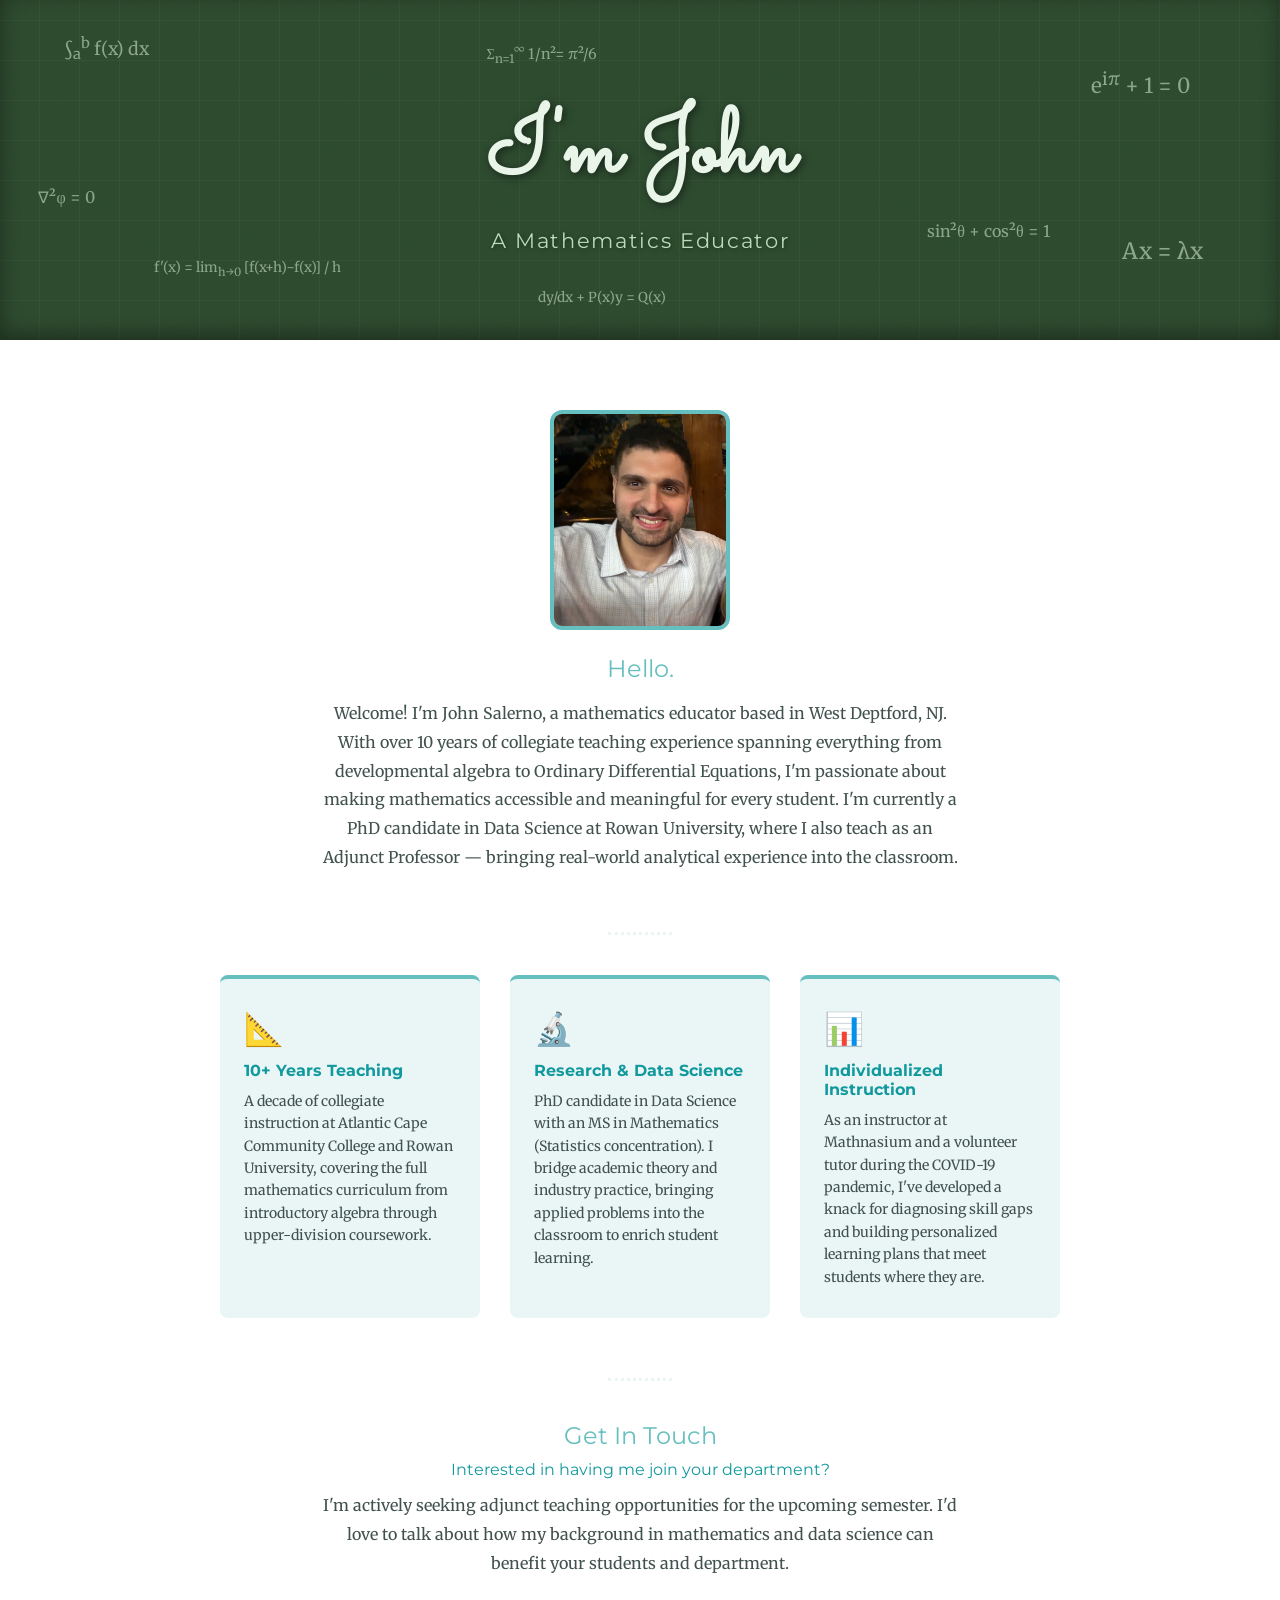
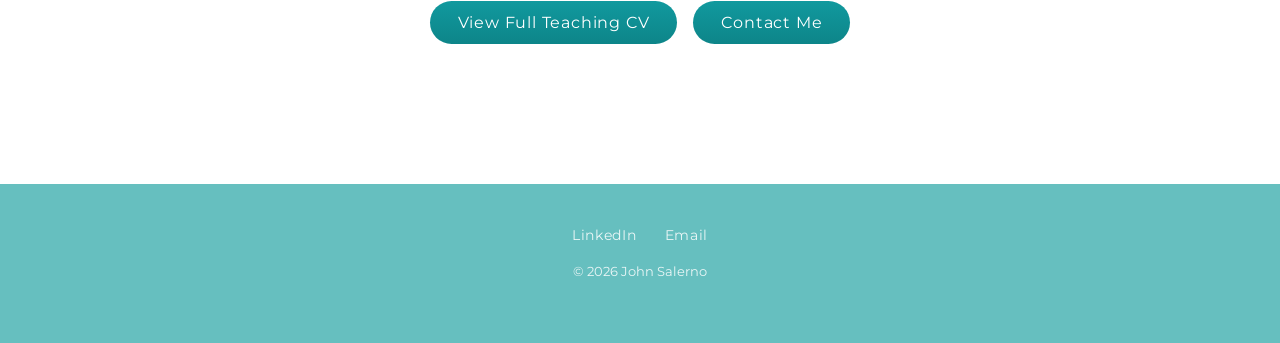
<file: index.html>
<!DOCTYPE html>
<html lang="en">
<head>
    <meta charset="utf-8">
    <meta http-equiv="X-UA-Compatible" content="IE=edge">
    <meta name="description" content="John Salerno — Mathematics Educator, Adjunct Professor, PhD Candidate">
    <meta name="viewport" content="width=device-width, initial-scale=1">
    <link rel="stylesheet" href="css/styles.css">
    <link rel="icon" href="images/favicon.ico">
    <link rel="preconnect" href="https://fonts.googleapis.com">
    <link rel="preconnect" href="https://fonts.gstatic.com" crossorigin>
    <link href="https://fonts.googleapis.com/css2?family=Merriweather&family=Montserrat:wght@400;700&family=Sacramento&display=swap" rel="stylesheet">
    <title>John Salerno — Mathematics Educator</title>
</head>
<body>

    <!-- HERO: CHALKBOARD -->
    <div class="top-container">
        <div class="chalk-equations" aria-hidden="true">
            <span class="eq eq1">∫<sub>a</sub><sup>b</sup> f(x) dx</span>
            <span class="eq eq2">e<sup>iπ</sup> + 1 = 0</span>
            <span class="eq eq3">∇²φ = 0</span>
            <span class="eq eq4">f'(x) = lim<sub>h→0</sub> [f(x+h)−f(x)] / h</span>
            <span class="eq eq5">Σ<sub>n=1</sub><sup>∞</sup> 1/n²= π²/6</span>
            <span class="eq eq6">Ax = λx</span>
            <span class="eq eq7">sin²θ + cos²θ = 1</span>
            <span class="eq eq8">dy/dx + P(x)y = Q(x)</span>
        </div>
        <div class="hero-text">
            <h1>I'm John</h1>
            <h2>A Mathematics Educator</h2>
        </div>
    </div>

    <!-- MAIN CONTENT -->
    <div class="middle-container">

        <!-- PROFILE -->
        <div class="profile">
            <img src="images/Image (11).jpeg" alt="John Salerno">
            <h2>Hello.</h2>
            <p>
                Welcome! I'm John Salerno, a mathematics educator based in West Deptford, NJ.
                With over 10 years of collegiate teaching experience spanning everything from
                developmental algebra to Ordinary Differential Equations, I'm passionate about
                making mathematics accessible and meaningful for every student.
                I'm currently a PhD candidate in Data Science at Rowan University, where I also
                teach as an Adjunct Professor — bringing real-world analytical experience into
                the classroom.
            </p>
        </div>

        <hr>

        <!-- HIGHLIGHT CARDS -->
        <div class="highlights">

            <div class="highlight-card">
                <div class="icon">&#x1F4D0;</div>
                <h3>10+ Years Teaching</h3>
                <p>
                    A decade of collegiate instruction at Atlantic Cape Community College and
                    Rowan University, covering the full mathematics curriculum from introductory
                    algebra through upper-division coursework.
                </p>
            </div>

            <div class="highlight-card">
                <div class="icon">&#x1F52C;</div>
                <h3>Research & Data Science</h3>
                <p>
                    PhD candidate in Data Science with an MS in Mathematics (Statistics
                    concentration). I bridge academic theory and industry practice, bringing
                    applied problems into the classroom to enrich student learning.
                </p>
            </div>

            <div class="highlight-card">
                <div class="icon">&#x1F4CA;</div>
                <h3>Individualized Instruction</h3>
                <p>
                    As an instructor at Mathnasium and a volunteer tutor during the COVID-19
                    pandemic, I've developed a knack for diagnosing skill gaps and building
                    personalized learning plans that meet students where they are.
                </p>
            </div>

        </div>

        <hr>

        <!-- CONTACT -->
        <div class="contact-me">
            <h2>Get In Touch</h2>
            <h3>Interested in having me join your department?</h3>
            <p>
                I'm actively seeking adjunct teaching opportunities for the upcoming semester.
                I'd love to talk about how my background in mathematics and data science can
                benefit your students and department.
            </p>
            <a class="btn" href="teaching.html">View Full Teaching CV</a>
            &nbsp;&nbsp;
            <a class="btn" href="mailto:jsalerno02081994@gmail.com">Contact Me</a>
        </div>

    </div>

    <!-- FOOTER -->
    <div class="bottom-container">
        <a class="footer-link" href="https://www.linkedin.com/in/john-salerno-95811a212/">LinkedIn</a>
        <a class="footer-link" href="mailto:jsalerno02081994@gmail.com">Email</a>
        <p class="surname">© 2026 John Salerno</p>
    </div>

</body>
</html>
</file>
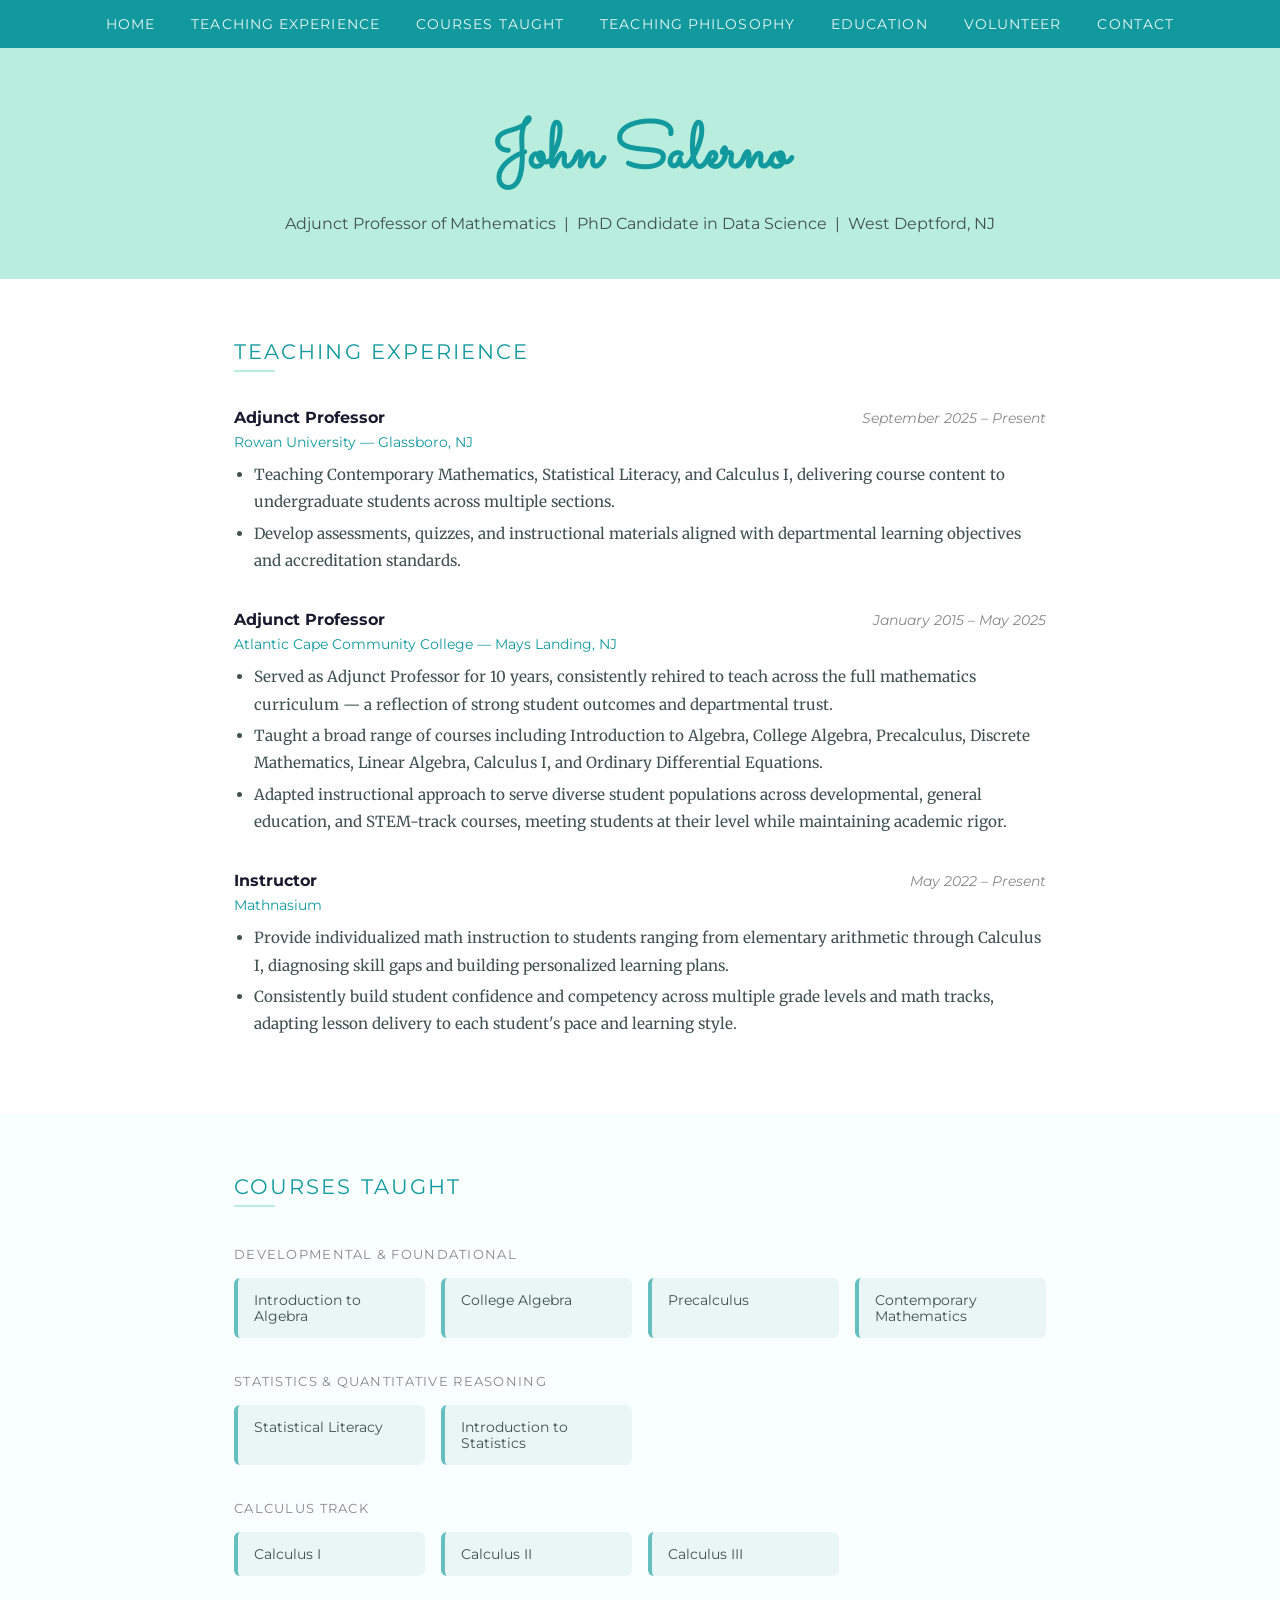
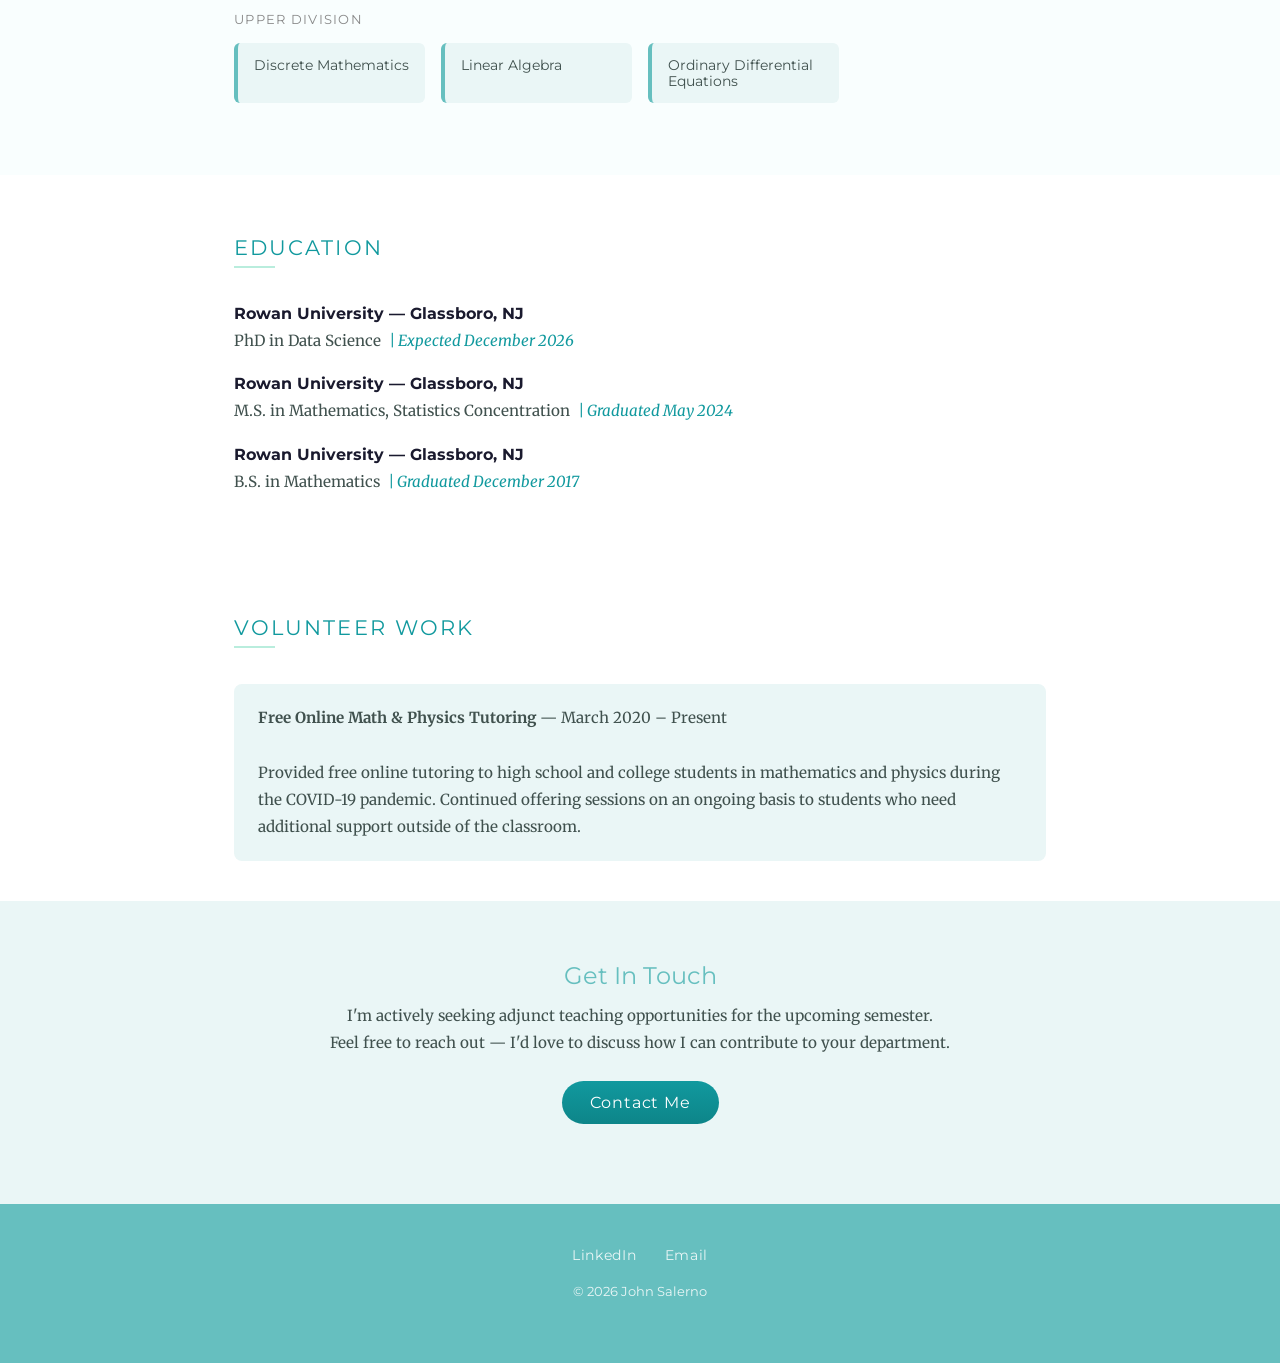
<file: teaching.html>
<!DOCTYPE html>
<html lang="en">
<head>
    <meta charset="utf-8">
    <meta http-equiv="X-UA-Compatible" content="IE=edge">
    <meta name="description" content="John Salerno — Teaching CV, Adjunct Professor of Mathematics">
    <meta name="viewport" content="width=device-width, initial-scale=1">
    <link rel="stylesheet" href="css/styles.css">
    <link rel="stylesheet" href="css/teaching.css">
    <link rel="icon" href="images/favicon.ico">
    <link rel="preconnect" href="https://fonts.googleapis.com">
    <link rel="preconnect" href="https://fonts.gstatic.com" crossorigin>
    <link href="https://fonts.googleapis.com/css2?family=Merriweather&family=Montserrat:wght@400;700&family=Sacramento&display=swap" rel="stylesheet">
    <title>John Salerno — Teaching CV</title>
</head>
<body class="teaching-page">

    <!-- NAV -->
    <nav>
        <ul>
            <li><a href="index.html">Home</a></li>
            <li><a href="#experience">Teaching Experience</a></li>
            <li><a href="#courses">Courses Taught</a></li>
            <li><a href="philosophy.html">Teaching Philosophy</a></li>
            <li><a href="#education">Education</a></li>
            <li><a href="#volunteer">Volunteer</a></li>
            <li><a href="#contact">Contact</a></li>
        </ul>
    </nav>

    <!-- PAGE HERO -->
    <div class="page-hero">
        <h1>John Salerno</h1>
        <p>Adjunct Professor of Mathematics &nbsp;|&nbsp; PhD Candidate in Data Science &nbsp;|&nbsp; West Deptford, NJ</p>
    </div>

    <!-- TEACHING EXPERIENCE -->
    <section id="experience">
        <h2 class="section-title">Teaching Experience</h2>
        <hr class="section-rule">

        <!-- Rowan -->
        <div class="experience-entry">
            <div class="job-header">
                <span class="job-title">Adjunct Professor</span>
                <span class="job-dates">September 2025 – Present</span>
            </div>
            <div class="job-employer">Rowan University &mdash; Glassboro, NJ</div>
            <ul>
                <li>Teaching Contemporary Mathematics, Statistical Literacy, and Calculus I, delivering course content to undergraduate students across multiple sections.</li>
                <li>Develop assessments, quizzes, and instructional materials aligned with departmental learning objectives and accreditation standards.</li>
            </ul>
        </div>

        <!-- Atlantic Cape -->
        <div class="experience-entry">
            <div class="job-header">
                <span class="job-title">Adjunct Professor</span>
                <span class="job-dates">January 2015 – May 2025</span>
            </div>
            <div class="job-employer">Atlantic Cape Community College &mdash; Mays Landing, NJ</div>
            <ul>
                <li>Served as Adjunct Professor for 10 years, consistently rehired to teach across the full mathematics curriculum — a reflection of strong student outcomes and departmental trust.</li>
                <li>Taught a broad range of courses including Introduction to Algebra, College Algebra, Precalculus, Discrete Mathematics, Linear Algebra, Calculus I, and Ordinary Differential Equations.</li>
                <li>Adapted instructional approach to serve diverse student populations across developmental, general education, and STEM-track courses, meeting students at their level while maintaining academic rigor.</li>
            </ul>
        </div>

        <!-- Mathnasium -->
        <div class="experience-entry">
            <div class="job-header">
                <span class="job-title">Instructor</span>
                <span class="job-dates">May 2022 – Present</span>
            </div>
            <div class="job-employer">Mathnasium</div>
            <ul>
                <li>Provide individualized math instruction to students ranging from elementary arithmetic through Calculus I, diagnosing skill gaps and building personalized learning plans.</li>
                <li>Consistently build student confidence and competency across multiple grade levels and math tracks, adapting lesson delivery to each student's pace and learning style.</li>
            </ul>
        </div>
    </section>

    <!-- COURSES TAUGHT -->
    <section id="courses" style="background-color: #f9fefe; padding-top: 60px; padding-bottom: 40px; max-width: 100%;">
        <div style="max-width: 860px; margin: 0 auto; padding: 0 24px;">
            <h2 class="section-title">Courses Taught</h2>
            <hr class="section-rule">

            <!-- Developmental -->
            <div class="course-level-group">
                <p class="course-level-label">Developmental & Foundational</p>
                <div class="courses-grid">
                    <div class="course-card">Introduction to Algebra</div>
                    <div class="course-card">College Algebra</div>
                    <div class="course-card">Precalculus</div>
                    <div class="course-card">Contemporary Mathematics</div>
                </div>
            </div>

            <!-- Statistics -->
            <div class="course-level-group">
                <p class="course-level-label">Statistics & Quantitative Reasoning</p>
                <div class="courses-grid">
                    <div class="course-card">Statistical Literacy</div>
                    <div class="course-card">Introduction to Statistics</div>
                </div>
            </div>

            <!-- Calculus Track -->
            <div class="course-level-group">
                <p class="course-level-label">Calculus Track</p>
                <div class="courses-grid">
                    <div class="course-card">Calculus I</div>
                    <div class="course-card">Calculus II</div>
                    <div class="course-card">Calculus III</div>
                </div>
            </div>

            <!-- Upper Division -->
            <div class="course-level-group">
                <p class="course-level-label">Upper Division</p>
                <div class="courses-grid">
                    <div class="course-card">Discrete Mathematics</div>
                    <div class="course-card">Linear Algebra</div>
                    <div class="course-card">Ordinary Differential Equations</div>
                </div>
            </div>
        </div>
    </section>

    <!-- EDUCATION -->
    <section id="education">
        <h2 class="section-title">Education</h2>
        <hr class="section-rule">

        <div class="education-entry">
            <h3>Rowan University &mdash; Glassboro, NJ</h3>
            <p class="degree">PhD in Data Science &nbsp;<span>| Expected December 2026</span></p>
        </div>
        <div class="education-entry">
            <h3>Rowan University &mdash; Glassboro, NJ</h3>
            <p class="degree">M.S. in Mathematics, Statistics Concentration &nbsp;<span>| Graduated May 2024</span></p>
        </div>
        <div class="education-entry">
            <h3>Rowan University &mdash; Glassboro, NJ</h3>
            <p class="degree">B.S. in Mathematics &nbsp;<span>| Graduated December 2017</span></p>
        </div>
    </section>

    <!-- VOLUNTEER -->
    <section id="volunteer">
        <h2 class="section-title">Volunteer Work</h2>
        <hr class="section-rule">
        <div class="volunteer-entry">
            <strong>Free Online Math & Physics Tutoring</strong> &mdash; March 2020 – Present<br><br>
            Provided free online tutoring to high school and college students in mathematics and physics
            during the COVID-19 pandemic. Continued offering sessions on an ongoing basis to students
            who need additional support outside of the classroom.
        </div>
    </section>

    <!-- CONTACT -->
    <div class="contact-section" id="contact">
        <h2>Get In Touch</h2>
        <p>
            I'm actively seeking adjunct teaching opportunities for the upcoming semester.<br>
            Feel free to reach out — I'd love to discuss how I can contribute to your department.
        </p>
        <a class="btn" href="mailto:jsalerno02081994@gmail.com">Contact Me</a>
    </div>

    <!-- FOOTER -->
    <div class="bottom-container">
        <a class="footer-link" href="https://www.linkedin.com/in/john-salerno-95811a212/">LinkedIn</a>
        <a class="footer-link" href="mailto:jsalerno02081994@gmail.com">Email</a>
        <p class="surname">© 2026 John Salerno</p>
    </div>

</body>
</html>
</file>
<file: css/styles.css>
/* =====================
   RESET & BASE
   ===================== */
* {
    margin: 0;
    padding: 0;
    box-sizing: border-box;
}

body {
    font-family: 'Merriweather', serif;
    color: #40514E;
    background-color: #fff;
}

a {
    text-decoration: none;
    color: inherit;
}

/* =====================
   TYPOGRAPHY
   ===================== */
h1 {
    font-family: 'Sacramento', cursive;
    font-size: 5.625rem;
    color: #66BFBF;
    margin: 0 auto;
}

h2 {
    font-family: 'Montserrat', sans-serif;
    font-size: 1.5rem;
    color: #66BFBF;
    font-weight: normal;
}

h3 {
    font-family: 'Montserrat', sans-serif;
    color: #11999E;
}

p {
    color: #40514E;
    line-height: 1.8;
}

hr {
    border: none;
    border-top: 3px dotted #EAF6F6;
    width: 5%;
    margin: 40px auto;
}

/* =====================
   HERO / CHALKBOARD
   ===================== */
.top-container {
    position: relative;
    background-color: #2c4a2e;
    background-image:
        repeating-linear-gradient(
            0deg,
            transparent,
            transparent 39px,
            rgba(255,255,255,0.03) 39px,
            rgba(255,255,255,0.03) 40px
        ),
        repeating-linear-gradient(
            90deg,
            transparent,
            transparent 39px,
            rgba(255,255,255,0.03) 39px,
            rgba(255,255,255,0.03) 40px
        );
    min-height: 340px;
    display: flex;
    align-items: center;
    justify-content: center;
    overflow: hidden;
    padding: 60px 20px;
    box-shadow: inset 0 -6px 20px rgba(0,0,0,0.4);
}

/* chalk dust texture overlay */
.top-container::before {
    content: '';
    position: absolute;
    inset: 0;
    background: url("data:image/svg+xml,%3Csvg xmlns='http://www.w3.org/2000/svg' width='400' height='400'%3E%3Cfilter id='noise'%3E%3CfeTurbulence type='fractalNoise' baseFrequency='0.9' numOctaves='4' stitchTiles='stitch'/%3E%3C/filter%3E%3Crect width='400' height='400' filter='url(%23noise)' opacity='0.04'/%3E%3C/svg%3E");
    pointer-events: none;
    opacity: 0.5;
}

.hero-text {
    position: relative;
    z-index: 2;
    text-align: center;
}

.top-container h1 {
    font-family: 'Sacramento', cursive;
    font-size: 5.625rem;
    color: #e8f5e8;
    text-shadow: 2px 2px 8px rgba(0,0,0,0.5);
    margin-bottom: 8px;
}

.top-container h2 {
    font-family: 'Montserrat', sans-serif;
    font-size: 1.3rem;
    color: #b8dbb8;
    font-weight: normal;
    letter-spacing: 0.08em;
    text-shadow: 1px 1px 4px rgba(0,0,0,0.4);
}

/* floating math equations */
.chalk-equations {
    position: absolute;
    inset: 0;
    pointer-events: none;
    z-index: 1;
}

.eq {
    position: absolute;
    font-family: 'Merriweather', serif;
    color: rgba(220, 240, 220, 0.55);
    white-space: nowrap;
    user-select: none;
    animation: chalksway 8s ease-in-out infinite;
}

.eq1  { top: 10%;  left: 5%;   font-size: 1.1rem; animation-delay: 0s; }
.eq2  { top: 20%;  right: 7%;  font-size: 1.3rem; animation-delay: 1s; }
.eq3  { top: 55%;  left: 3%;   font-size: 1rem;   animation-delay: 2s; }
.eq4  { bottom: 18%; left: 12%; font-size: 0.85rem; animation-delay: 0.5s; }
.eq5  { top: 12%;  left: 38%;  font-size: 0.9rem; animation-delay: 1.5s; }
.eq6  { bottom: 22%; right: 6%; font-size: 1.4rem; animation-delay: 3s; }
.eq7  { top: 65%;  right: 18%; font-size: 1rem;   animation-delay: 2.5s; }
.eq8  { bottom: 10%; left: 42%; font-size: 0.85rem; animation-delay: 4s; }

@keyframes chalksway {
    0%, 100% { opacity: 0.55; transform: translateY(0px); }
    50%       { opacity: 0.70; transform: translateY(-4px); }
}

/* =====================
   MIDDLE CONTAINER
   ===================== */
.middle-container {
    text-align: center;
    padding: 20px 0 60px;
}

/* =====================
   PROFILE SECTION
   ===================== */
.profile {
    margin: 50px auto 60px auto;
    width: 50%;
}

.profile img {
    width: 180px;
    height: 220px;
    border-radius: 12px;
    object-fit: cover;
    object-position: top center;
    border: 4px solid #66BFBF;
    margin-bottom: 20px;
}

.profile h2 {
    margin-bottom: 16px;
}

/* =====================
   HIGHLIGHT BLOCKS
   ===================== */
.highlights {
    display: flex;
    justify-content: center;
    gap: 30px;
    flex-wrap: wrap;
    margin: 20px auto 60px auto;
    width: 80%;
    max-width: 960px;
}

.highlight-card {
    background-color: #EAF6F6;
    border-top: 4px solid #66BFBF;
    border-radius: 8px;
    padding: 30px 24px;
    width: 260px;
    text-align: left;
    transition: transform 0.2s ease, box-shadow 0.2s ease;
}

.highlight-card:hover {
    transform: translateY(-4px);
    box-shadow: 0 8px 20px rgba(17, 153, 158, 0.15);
}

.highlight-card .icon {
    font-size: 2rem;
    margin-bottom: 12px;
}

.highlight-card h3 {
    margin-bottom: 10px;
    font-size: 1rem;
}

.highlight-card p {
    font-size: 0.875rem;
    line-height: 1.6;
}

/* =====================
   CONTACT SECTION
   ===================== */
.contact-me {
    margin: 20px auto 80px auto;
    width: 50%;
}

.contact-me h2 {
    margin-bottom: 10px;
}

.contact-me h3 {
    margin-bottom: 12px;
    font-weight: normal;
    font-size: 1rem;
}

.contact-me p {
    margin-bottom: 24px;
}

.btn {
    display: inline-block;
    background: linear-gradient(to bottom, #11999E, #0d8589);
    border-radius: 28px;
    color: #ffffff;
    font-family: 'Montserrat', sans-serif;
    font-size: 1rem;
    padding: 12px 28px;
    letter-spacing: 0.05em;
    transition: background 0.2s ease;
}

.btn:hover {
    background: linear-gradient(to bottom, #66BFBF, #11999E);
}

/* =====================
   FOOTER
   ===================== */
.bottom-container {
    background-color: #66BFBF;
    padding: 40px 20px 60px;
    text-align: center;
}

.footer-link {
    color: #EAF6F6;
    font-family: 'Montserrat', sans-serif;
    font-size: 0.9rem;
    margin: 0 12px;
    letter-spacing: 0.05em;
    transition: color 0.2s;
}

.footer-link:hover {
    color: #fff;
    text-decoration: underline;
}

.surname {
    color: #EAF6F6;
    font-family: 'Montserrat', sans-serif;
    font-size: 0.8rem;
    margin-top: 16px;
}
</file>
<file: css/teaching.css>
/* =====================
   NAV
   ===================== */
nav {
    background-color: #11999E;
    position: sticky;
    top: 0;
    z-index: 100;
    padding: 0 40px;
}

nav ul {
    list-style: none;
    display: flex;
    justify-content: center;
    flex-wrap: wrap;
    gap: 0;
}

nav ul li a {
    display: block;
    color: #EAF6F6;
    font-family: 'Montserrat', sans-serif;
    font-size: 0.85rem;
    letter-spacing: 0.08em;
    padding: 16px 18px;
    transition: background 0.2s, color 0.2s;
    text-transform: uppercase;
}

nav ul li a:hover {
    background-color: #66BFBF;
    color: #fff;
}

/* =====================
   PAGE HERO (teaching.html top)
   ===================== */
.page-hero {
    background-color: #B9EDDD;
    text-align: center;
    padding: 60px 20px 40px;
}

.page-hero h1 {
    font-family: 'Sacramento', cursive;
    font-size: 4rem;
    color: #11999E;
    margin-bottom: 8px;
}

.page-hero p {
    font-family: 'Montserrat', sans-serif;
    font-size: 1rem;
    color: #40514E;
}

/* =====================
   SECTIONS
   ===================== */
.teaching-page section {
    max-width: 860px;
    margin: 0 auto;
    padding: 60px 24px 40px;
}

.section-title {
    font-family: 'Montserrat', sans-serif;
    font-size: 1.3rem;
    color: #11999E;
    text-transform: uppercase;
    letter-spacing: 0.1em;
    margin-bottom: 6px;
}

.section-rule {
    border: none;
    border-top: 2px solid #B9EDDD;
    margin: 0 0 36px 0;
}

/* =====================
   EXPERIENCE ENTRIES
   ===================== */
.experience-entry {
    margin-bottom: 36px;
}

.experience-entry .job-header {
    display: flex;
    justify-content: space-between;
    align-items: baseline;
    flex-wrap: wrap;
    gap: 4px;
    margin-bottom: 6px;
}

.experience-entry .job-title {
    font-family: 'Montserrat', sans-serif;
    font-size: 1rem;
    font-weight: 700;
    color: #1A1A2E;
}

.experience-entry .job-dates {
    font-family: 'Montserrat', sans-serif;
    font-size: 0.85rem;
    color: #888;
    font-style: italic;
    white-space: nowrap;
}

.experience-entry .job-employer {
    font-family: 'Montserrat', sans-serif;
    font-size: 0.9rem;
    color: #11999E;
    margin-bottom: 10px;
}

.experience-entry ul {
    list-style: disc;
    padding-left: 20px;
}

.experience-entry ul li {
    font-size: 0.95rem;
    line-height: 1.8;
    color: #40514E;
    margin-bottom: 4px;
}

/* =====================
   COURSE CARDS GRID
   ===================== */
.courses-grid {
    display: grid;
    grid-template-columns: repeat(auto-fill, minmax(180px, 1fr));
    gap: 16px;
    margin-top: 8px;
}

.course-level-group {
    margin-bottom: 32px;
}

.course-level-label {
    font-family: 'Montserrat', sans-serif;
    font-size: 0.8rem;
    text-transform: uppercase;
    letter-spacing: 0.1em;
    color: #888;
    margin-bottom: 12px;
}

.course-card {
    background-color: #EAF6F6;
    border-left: 4px solid #66BFBF;
    border-radius: 6px;
    padding: 14px 16px;
    font-family: 'Montserrat', sans-serif;
    font-size: 0.85rem;
    color: #40514E;
    transition: transform 0.15s ease, box-shadow 0.15s ease;
}

.course-card:hover {
    transform: translateY(-2px);
    box-shadow: 0 4px 12px rgba(17, 153, 158, 0.15);
    border-left-color: #11999E;
}

/* =====================
   EDUCATION ENTRIES
   ===================== */
.education-entry {
    margin-bottom: 20px;
}

.education-entry h3 {
    font-family: 'Montserrat', sans-serif;
    font-size: 1rem;
    color: #1A1A2E;
    margin-bottom: 4px;
}

.education-entry .degree {
    font-size: 0.95rem;
    color: #40514E;
    margin-bottom: 2px;
}

.education-entry .degree span {
    color: #11999E;
    font-style: italic;
}

/* =====================
   VOLUNTEER SECTION
   ===================== */
.volunteer-entry {
    background-color: #EAF6F6;
    border-radius: 8px;
    padding: 20px 24px;
    font-size: 0.95rem;
    line-height: 1.8;
    color: #40514E;
}

/* =====================
   CONTACT SECTION (teaching page)
   ===================== */
.contact-section {
    text-align: center;
    padding: 60px 24px 80px;
    background-color: #EAF6F6;
}

.contact-section h2 {
    margin-bottom: 12px;
}

.contact-section p {
    margin-bottom: 24px;
    font-size: 0.95rem;
}
</file>
